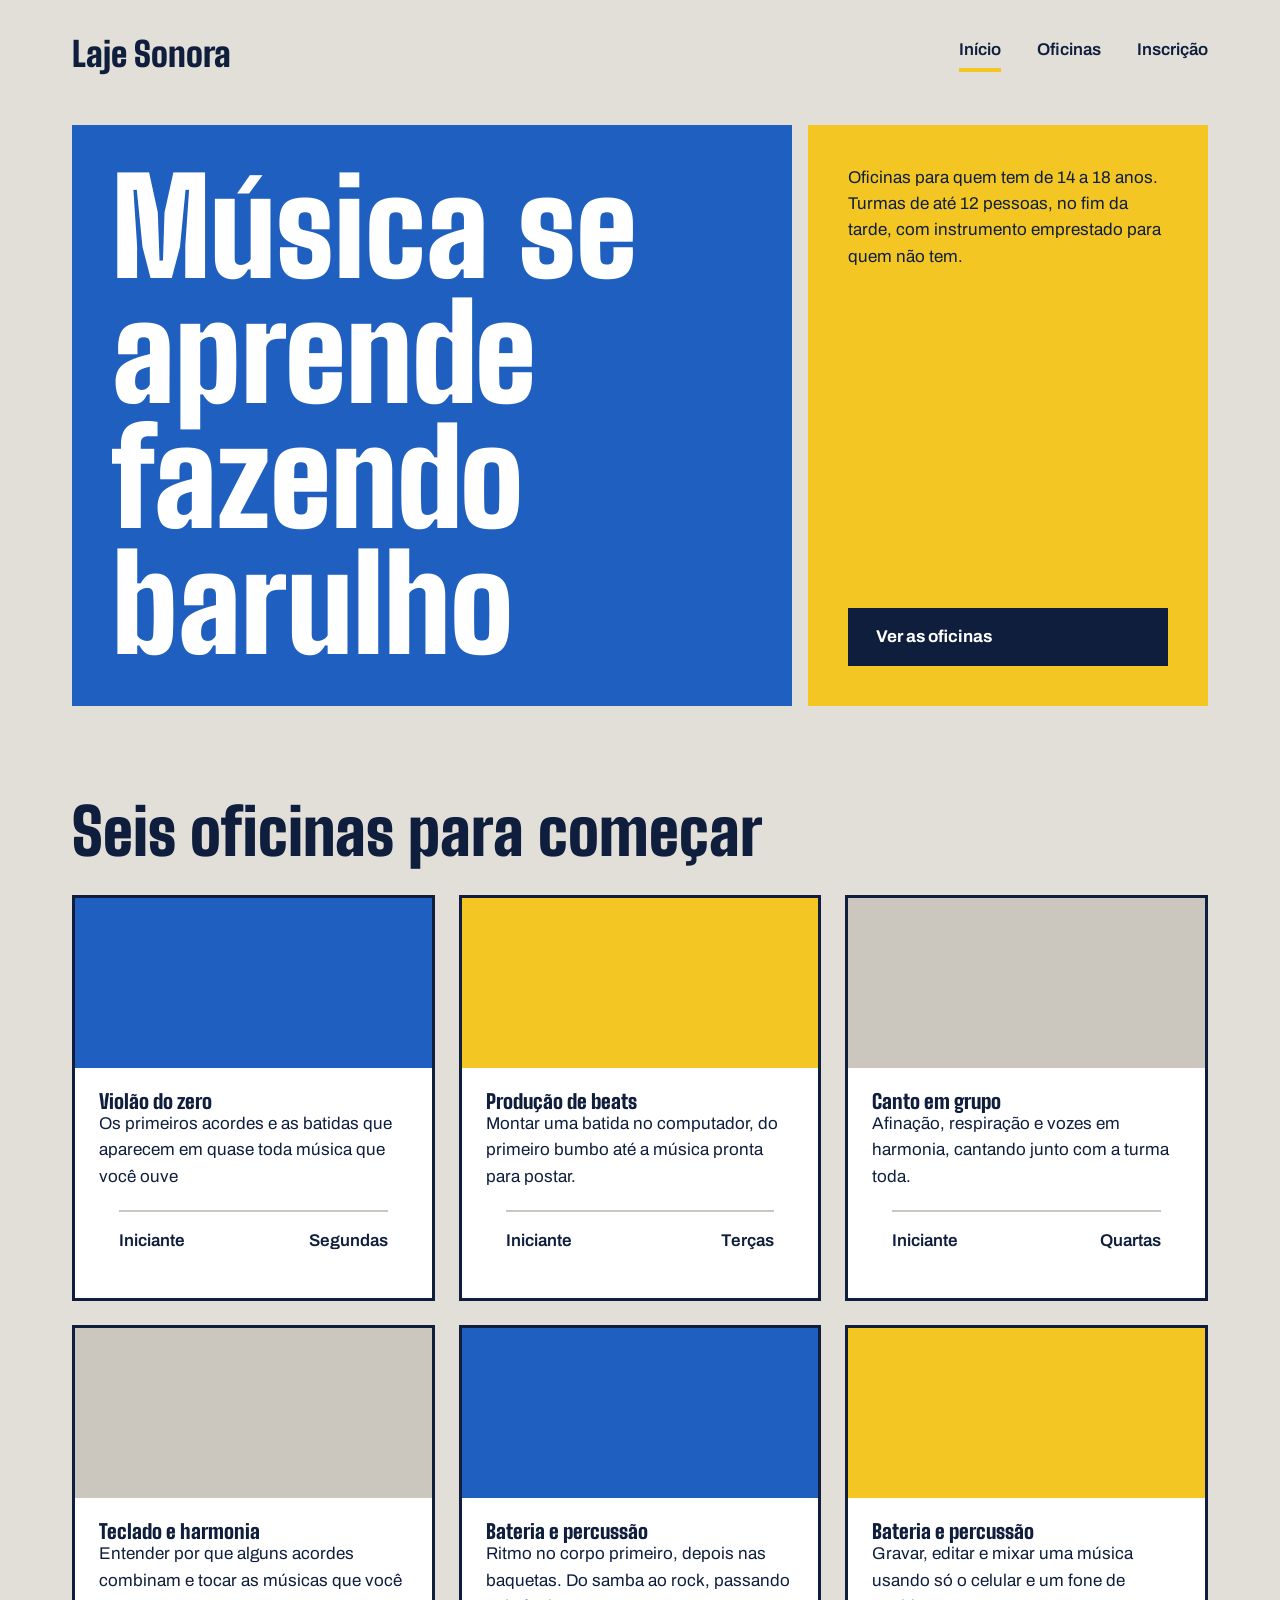
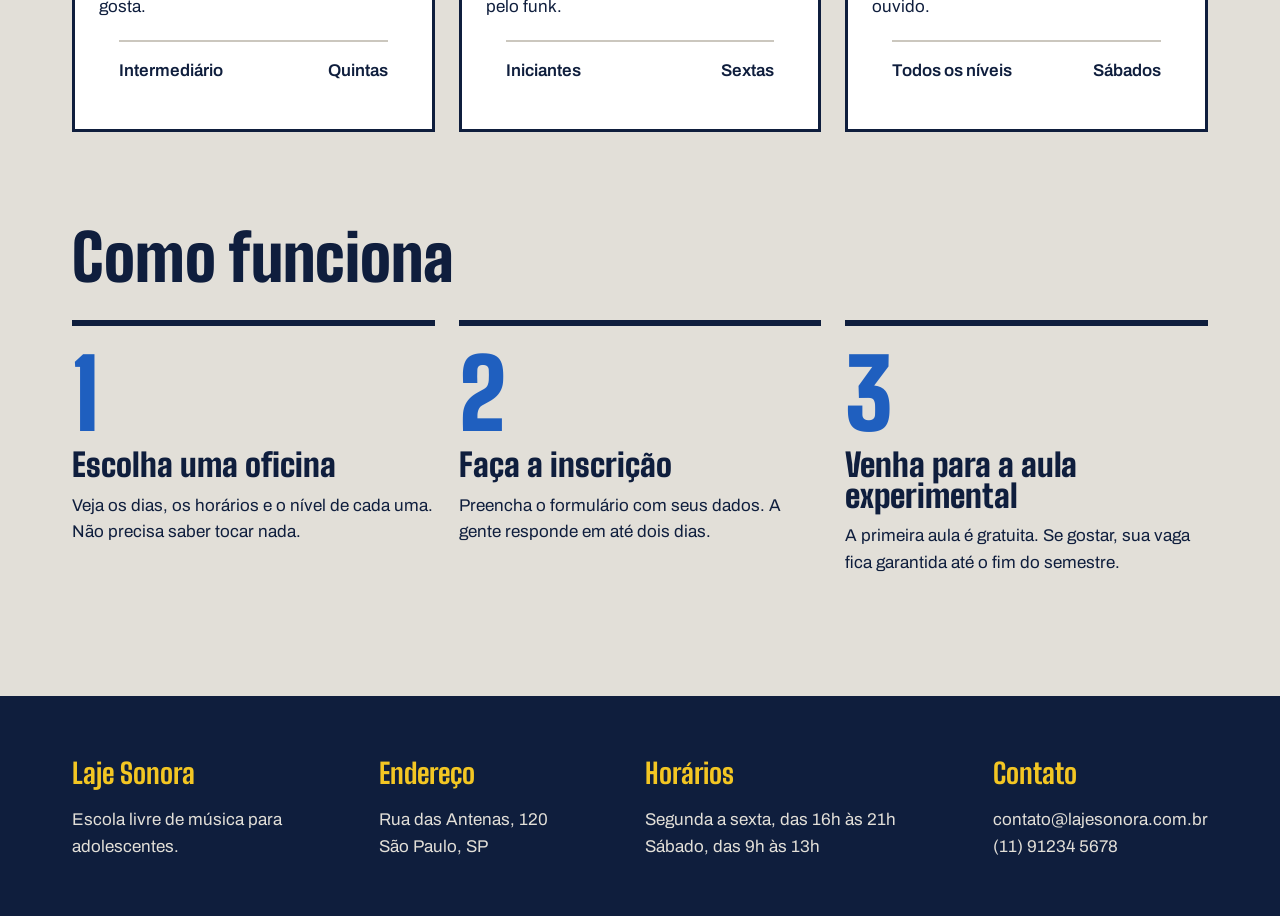
<file: index.html>
<!DOCTYPE html>
<html lang="pt-BR">
<head>
    <meta charset="UTF-8">
    <meta name="viewport" content="width=device-width, initial-scale=1.0">
    <title>Laje Sonora | Início</title>
    <link rel="preconnect" href="https://fonts.googleapis.com">
<link rel="preconnect" href="https://fonts.gstatic.com" crossorigin>
<link href="https://fonts.googleapis.com/css2?family=Archivo:ital,wght@0,100..900;1,100..900&family=Big+Shoulders:opsz,wght@10..72,100..900&display=swap" rel="stylesheet">
<link rel="stylesheet" href="index.css">
</head>
<body>
    <header class="conteudo topo">
        <a href="index.html" class="logo">Laje Sonora</a>

        <nav class="menu">
            <a href="index.html" class="atual">Início</a>
            <a href="oficinas.html">Oficinas</a>
            <a href="inscricao.html">Inscrição</a>

        </nav>

    </header>

    <main>
        <section class="conteudo cartazes">
            <div class="cartaz cartaz-principal">
                <h1>Música se aprende fazendo barulho</h1>
            </div>

            <div class="cartaz cartaz-lateral">
                <p>Oficinas para quem tem de 14 a 18 anos. Turmas de até 12 pessoas, no fim da tarde, com instrumento emprestado para quem não tem.</p>


                <a href="oficinas.html" class="botao">Ver as oficinas</a>
            </div>


        </section>

        <section class="conteudo secao">
            <h2 class="titulo-secao">Seis oficinas para começar</h2>

            <div class="cards">

                <article class="card">
                    <div class="foto foto-azul"></div>

                    <div class="card-texto">
                        <h3>Violão do zero</h3>

                        <p>Os primeiros acordes e as batidas que aparecem em quase toda música que você ouve</p>

                        <div class="card-info">
                            <span>Iniciante</span>
                            <span>Segundas</span>
                        </div>
                    </div>
                </article>

                <article class="card">
                    <div class="foto foto-amarela"></div>

                    <div class="card-texto">
                        <h3>Produção de beats</h3>

                        <p>Montar uma batida no computador, do primeiro bumbo até a música pronta para postar.</p>

                        <div class="card-info">
                            <span>Iniciante</span>
                            <span>Terças</span>
                        </div>
                    </div>
                </article>
                

                

                <article class="card">
                    <div class="foto tinta"></div>

                    <div class="card-texto">
                        <h3>Canto em grupo</h3>

                        <p>Afinação, respiração e vozes em harmonia, cantando junto com a turma toda.</p>

                        <div class="card-info">
                            <span>Iniciante</span>
                            <span>Quartas</span>
                        </div>
                    </div>
                </article>

                <article class="card">
                    <div class="foto"></div>

                    <div class="card-texto">
                        <h3>Teclado e harmonia</h3>

                        <p>Entender por que alguns acordes combinam e tocar as músicas que você gosta.</p>

                        <div class="card-info">
                            <span>Intermediário</span>
                            <span>Quintas</span>
                        </div>
                    </div>
                </article>

                <article class="card">
                    <div class="foto foto-azul"></div>

                    <div class="card-texto">
                        <h3>Bateria e percussão</h3>

                        <p>Ritmo no corpo primeiro, depois nas baquetas. Do samba ao rock, passando pelo funk.</p>

                        <div class="card-info">
                            <span>Iniciantes</span>
                            <span>Sextas</span>
                        </div>
                    </div>
                </article>

                <article class="card">
                    <div class="foto foto-amarela"></div>

                    <div class="card-texto">
                        <h3>Bateria e percussão</h3>

                        <p>Gravar, editar e mixar uma música usando só o celular e um fone de ouvido.</p>

                        <div class="card-info">
                            <span>Todos os níveis</span>
                            <span>Sábados</span>
                        </div>
                    </div>
                </article>
            </div>

        </section>


        <section class="conteudo secao">
            <h2 class="titulo-secao">Como funciona</h2>
            <div class="passos">

                <div class="passo">
                    <p class="passo-numero">1</p>
                    <h3>Escolha uma oficina</h3>

                    <p>Veja os dias, os horários e o nível de cada uma. Não precisa saber tocar nada.</p>
                </div>


                    <div class="passo">
                        <p class="passo-numero">2</p>
                        <h3>Faça a inscrição</h3>
                    
    
                        <p>Preencha o formulário com seus dados. A gente responde em até dois dias.</p>
                </div>

                <div class="passo">
                    <p class="passo-numero">3</p>
                    <h3>Venha para a aula experimental</h3>

                    <p>A primeira aula é gratuita. Se gostar, sua vaga fica garantida até o fim do semestre.</p>
                  </div>

            </div>
        </section>

      
    </main>

    <footer class="rodape">


        <div class="conteudo rodape-colunas">

            <div class="rodape-coluna">
                <h4>Laje Sonora</h4>
                <p>Escola livre de música para  <br> adolescentes.</p>
            </div>

            <div class="rodape-coluna">
                <h4>Endereço</h4>
                <p>Rua das Antenas, 120  <br> São Paulo, SP</p>
            </div>

            <div class="rodape-coluna">
                <h4>Horários</h4>
                <p>Segunda a sexta, das 16h às 21h  <br> Sábado, das 9h às 13h</p>
            </div>

            <div class="rodape-coluna">
                <h4>Contato</h4>
                <p> contato@lajesonora.com.br <br> (11) 91234 5678</p>
            </div>
        </div>
    </footer>


    
</body>
</html>
</file>
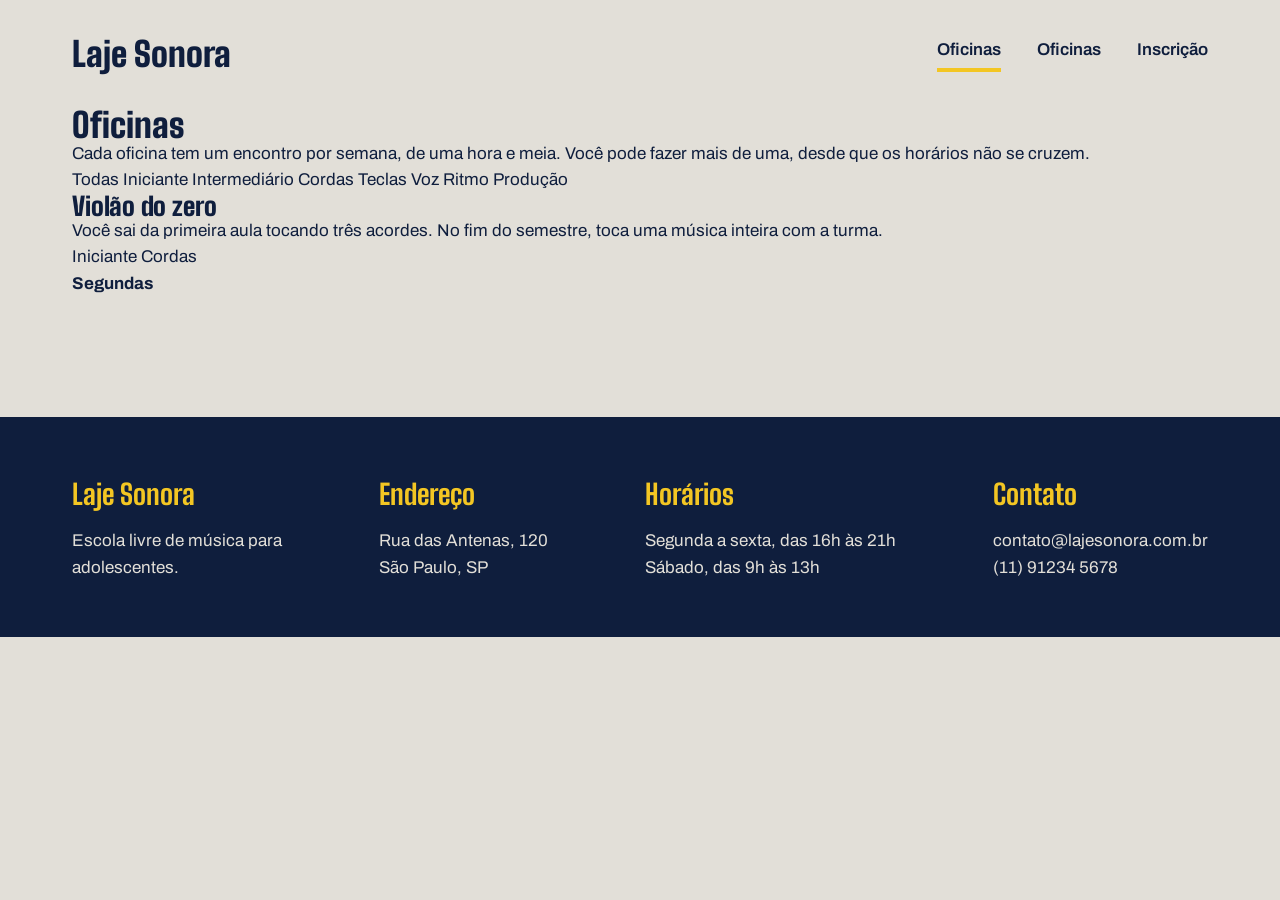
<file: oficinas.html>
<!DOCTYPE html>
<html lang="pt-BR">
<head>
    <meta charset="UTF-8">
    <meta name="viewport" content="width=device-width, initial-scale=1.0">
    <title>Laje Sonora | Oficinas</title>
    <link rel="preconnect" href="https://fonts.googleapis.com">
<link rel="preconnect" href="https://fonts.gstatic.com" crossorigin>
<link href="https://fonts.googleapis.com/css2?family=Archivo:ital,wght@0,100..900;1,100..900&family=Big+Shoulders:opsz,wght@10..72,100..900&display=swap" rel="stylesheet">
<link rel="stylesheet" href="index.css">
</head>
<body>
    <header class="conteudo topo">
        <a href="index.html" class="logo">Laje Sonora</a>

        <nav class="menu">
            <a href="oficinas.html" class="atual">Oficinas</a>
            <a href="oficinas.html">Oficinas</a>
            <a href="inscricao.html">Inscrição</a>

        </nav>

    </header>

    <main class="conteudo">
      <h1 class="titulo-pagina">
        Oficinas
      </h1>

      <p class="subtitulo-pagina">Cada oficina tem um encontro por semana, de uma hora e meia. Você pode fazer mais de uma, desde que os horários não se cruzem.</p>

      <div class="filtros">
        <span class="filtro ativo">Todas</span>
        <span class="filtro">Iniciante</span>
        <span class="filtro">Intermediário</span>
        <span class="filtro">Cordas</span>
        <span class="filtro">Teclas</span>
        <span class="filtro">Voz</span>
        <span class="filtro">Ritmo</span>
        <span class="filtro">Produção</span>
      </div>

      <div class="lista">
        <article class="oficina">
            <div class="foto foto-azul"></div>
            <div class="oficina-texto">
                <h2>Violão do zero</h2>
                <p>Você sai da primeira aula tocando três acordes. No fim do semestre, toca uma música inteira com a turma.</p>
                <div class="etiquetas">
                    <span>Iniciante</span>
                    <span>Cordas</span>
                </div>
            </div>

            <div class="oficinas-detalhes">
                <strong>Segundas </strong>
            </div>
        </article>


      </div>
    </main>

    <footer class="rodape">


        <div class="conteudo rodape-colunas">

            <div class="rodape-coluna">
                <h4>Laje Sonora</h4>
                <p>Escola livre de música para  <br> adolescentes.</p>
            </div>

            <div class="rodape-coluna">
                <h4>Endereço</h4>
                <p>Rua das Antenas, 120  <br> São Paulo, SP</p>
            </div>

            <div class="rodape-coluna">
                <h4>Horários</h4>
                <p>Segunda a sexta, das 16h às 21h  <br> Sábado, das 9h às 13h</p>
            </div>

            <div class="rodape-coluna">
                <h4>Contato</h4>
                <p> contato@lajesonora.com.br <br> (11) 91234 5678</p>
            </div>
        </div>
    </footer>


    
</body>
</html>
</file>
<file: index.css>
*{
    margin: 0;
    padding: 0;
    box-sizing: border-box;
}

:root{
    --concreto: #E2DFD8;
    --concreto-escuro: #CBC7BE;
    --tinta: #0F1E3D;
    --caixa-dagua: #1F5FBF;
    --fita: #F3C623;
    --branco: #FFFFFF;


    --fonte-cartaz: "Big Shoulders", "Arial Narrow", sans-serif;
    --fonte-texto: "Archivo", Arial, sans-serif;
}

body{
    background-color: var(--concreto);
    color: var(--tinta);
    font-family: var(--fonte-texto);
    font-size: 17px;
    line-height: 1.55;

}



a{
    color: inherit;
}

h1, h2, h3{
    font-family: var(--fonte-cartaz);
    font-weight: 900;
    line-height: 0.95;
}

.conteudo{
    max-width: 1200px;
    margin-inline: auto;
    padding-inline: 32px;
}

.topo{
    padding-block: 28px;
    display: flex;
    justify-content: space-between;
    align-items: center;
}

.logo{
    font-family: var(--fonte-cartaz);
    font-size: 34px;
    font-weight: 900;
    text-decoration: none;
}

.menu{
    display: flex;
    gap: 36px;
}

.menu a{
    font-weight: 600;
    text-decoration: none;
    padding-bottom: 4px;
    border-bottom: 4px solid transparent;
}

.menu a:hover{
    border-bottom-color: var(--tinta);
}

.menu a.atual{
    border-bottom-color: var(--fita);
}

.cartazes{
    margin-top: 16px;
    display: flex;
    gap: 16px;
}

.cartaz{
    padding: 40px;
}

.cartaz-principal{
    background-color: var(--caixa-dagua);
    color: var(--branco);
    flex: 2;

    h1{
        font-size: 132px;
        max-width: 9ch;
    }
}

.cartaz-lateral{
    background-color: var(--fita);
    flex: 1;
    display: flex;
    flex-direction: column;

    justify-content: space-between;
    gap: 32px;
    align-items: flex-start

    p{
        font-size: 22px;
        font-weight: 600;
        line-height: 1.3;
    }
}


.botao{
    background-color: var(--tinta);
    color: var(--branco);
    font-weight: 700;
    text-decoration: none;
    padding-block: 16px;
    padding-inline: 28px;
    border: none;
    font-family: var(--fonte-texto);
    font-size: 17px;
    cursor: pointer;
    
}

.botao:hover{
    background: var(--caixa-dagua);
}

.secao{
    margin-top: 96px;
}

.titulo-secao{
    font-size: 64px;
    margin-bottom: 32px;
}

.cards{
    display: flex;
    flex-wrap: wrap;
    gap: 24px;
}

.card{
    background-color: var(--branco);
    border: var(--tinta);
    border: solid var(--tinta);
    flex: 1 1 340px;
}

.card .foto{
    height: 170px;
}

.foto{
    background-color: var(--concreto-escuro);
}

.foto-azul{
    background-color: var(--caixa-dagua);
}

.foto-amarela{
    background-color: var(--fita);
}

.foto-tinta{
    background-color: var(--tinta);
}

.card-texto{
    padding: 24px;
}

.card-h3{
    font-size: 36px;
    margin-bottom: 12px;
}


.card-info{
    margin: 20px;
    padding-top: 16px;
    border-top: solid 2px var(--concreto-escuro);
    font-weight: 600;
    display: flex;
    justify-content: space-between;
}


.passos{
    display: flex;
    gap: 24px;

}

.passo{
    border-top: 6px solid var(--tinta);
    padding-top: 20px;
    flex: 1;
}

.passo-numero{
    font-family: var(--fonte-cartaz);
    font-size: 96px;
    font-weight: 900;
    line-height: 1;
    color: var(--caixa-dagua);
}


.passo h3{
    font-size: 32px;
    margin-block: 8px 12px;
}

.rodape{
    margin-top: 120px;
    background-color: var(--tinta);
    color: var(--concreto);
    padding-block: 56px;
}

.rodape-colunas{
    display: flex;
    justify-content: space-between;
    gap: 40px;
    flex: 1;
}

.rodape h4{
    font-family: var(--fonte-cartaz);
    font-size: 28px;
    color: var(--fita);
    margin-bottom: 12px;
}
</file>
